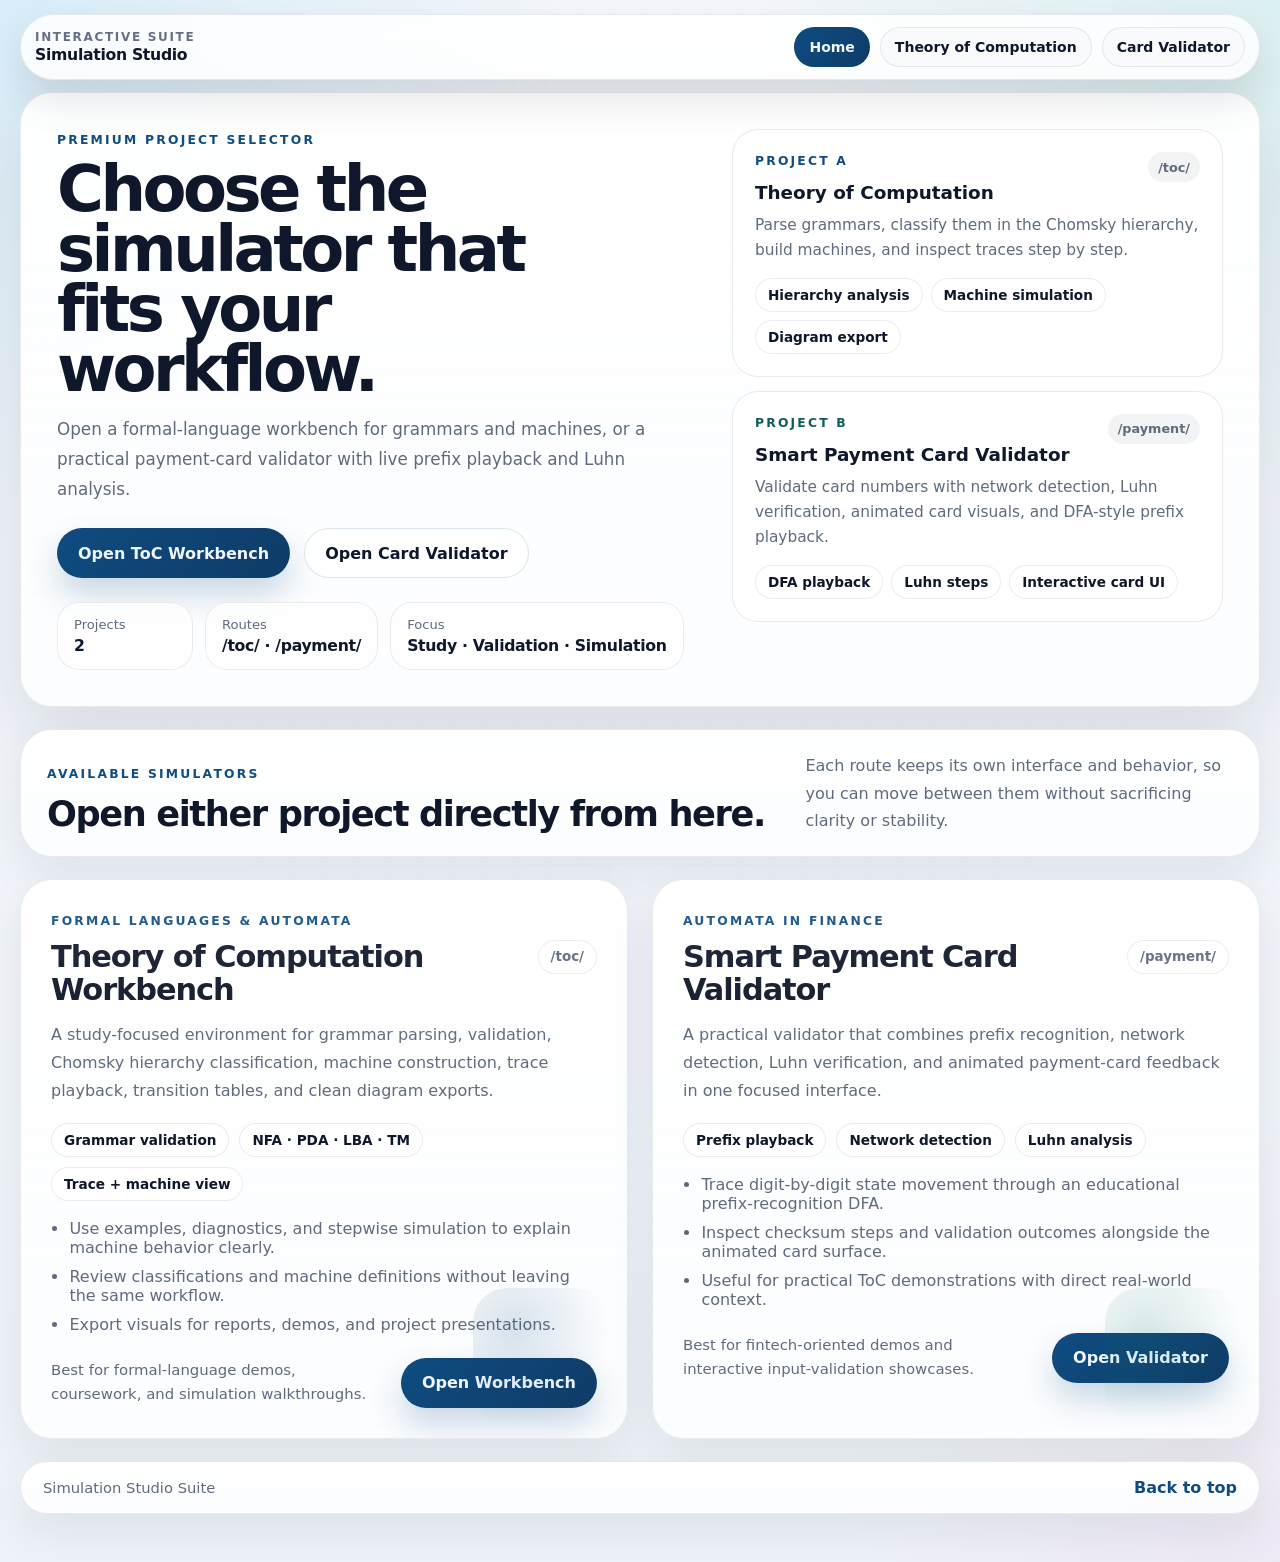
<file: index.html>
<!DOCTYPE html>
<html lang="en">
  <head>
    <meta charset="UTF-8" />
    <meta name="viewport" content="width=device-width, initial-scale=1.0" />
    <title>Simulation Studio Suite</title>
    <meta
      name="description"
      content="Choose between the Theory of Computation workbench and the Smart Payment Card Validator from one polished project selector."
    />
    <link rel="stylesheet" href="shared-shell.css" />
    <link rel="stylesheet" href="landing.css" />
  </head>
  <body id="top">
    <a class="suite-skip-link" href="#main-content">Skip to content</a>
    <nav class="suite-nav" aria-label="Site navigation">
      <div class="suite-nav__brand">
        <span class="suite-nav__meta">Interactive suite</span>
        <a class="suite-nav__brand-link" href="./" data-suite-link data-suite-target="home">Simulation Studio</a>
      </div>
      <div class="suite-nav__links">
        <a class="suite-nav__link" href="./" data-suite-link data-suite-target="home">Home</a>
        <a class="suite-nav__link" href="./toc/" data-suite-link data-suite-target="toc">Theory of Computation</a>
        <a class="suite-nav__link" href="./payment/" data-suite-link data-suite-target="payment">Card Validator</a>
      </div>
    </nav>

    <div class="landing-shell">
      <header class="landing-hero">
        <div class="hero-copy">
          <span class="eyebrow">Premium project selector</span>
          <h1>Choose the simulator that fits your workflow.</h1>
          <p>
            Open a formal-language workbench for grammars and machines, or a practical payment-card validator with live prefix playback and Luhn analysis.
          </p>
          <div class="hero-actions">
            <a class="primary-btn project-link" href="./toc/">Open ToC Workbench</a>
            <a class="secondary-btn project-link" href="./payment/">Open Card Validator</a>
          </div>
          <div class="hero-metrics" aria-label="Site overview">
            <div class="metric-chip">
              <span class="metric-label">Projects</span>
              <strong>2</strong>
            </div>
            <div class="metric-chip">
              <span class="metric-label">Routes</span>
              <strong>/toc/ · /payment/</strong>
            </div>
            <div class="metric-chip">
              <span class="metric-label">Focus</span>
              <strong>Study · Validation · Simulation</strong>
            </div>
          </div>
        </div>

        <aside class="hero-panel" aria-label="Project overview">
          <section class="mini-overview mini-overview--toc">
            <div class="mini-overview__row">
              <span class="mini-kicker">Project A</span>
              <span class="mini-route">/toc/</span>
            </div>
            <h2>Theory of Computation</h2>
            <p>Parse grammars, classify them in the Chomsky hierarchy, build machines, and inspect traces step by step.</p>
            <div class="mini-tags" aria-label="Theory of Computation highlights">
              <span>Hierarchy analysis</span>
              <span>Machine simulation</span>
              <span>Diagram export</span>
            </div>
          </section>
          <section class="mini-overview mini-overview--payment">
            <div class="mini-overview__row">
              <span class="mini-kicker">Project B</span>
              <span class="mini-route">/payment/</span>
            </div>
            <h2>Smart Payment Card Validator</h2>
            <p>Validate card numbers with network detection, Luhn verification, animated card visuals, and DFA-style prefix playback.</p>
            <div class="mini-tags" aria-label="Card validator highlights">
              <span>DFA playback</span>
              <span>Luhn steps</span>
              <span>Interactive card UI</span>
            </div>
          </section>
        </aside>
      </header>

      <main id="main-content" class="landing-main" aria-label="Project selection">
        <section class="section-header" aria-label="Selector heading">
          <div>
            <span class="section-kicker">Available simulators</span>
            <h2>Open either project directly from here.</h2>
          </div>
          <p>Each route keeps its own interface and behavior, so you can move between them without sacrificing clarity or stability.</p>
        </section>

        <section class="card-grid" aria-label="Project cards">
          <article class="project-card toc-card">
            <div class="card-topline">Formal languages & automata</div>
            <div class="card-header-row">
              <h2>Theory of Computation Workbench</h2>
              <span class="route-pill">/toc/</span>
            </div>
            <p>
              A study-focused environment for grammar parsing, validation, Chomsky hierarchy classification, machine construction, trace playback, transition tables, and clean diagram exports.
            </p>
            <div class="chip-row" aria-label="ToC features">
              <span class="feature-chip">Grammar validation</span>
              <span class="feature-chip">NFA · PDA · LBA · TM</span>
              <span class="feature-chip">Trace + machine view</span>
            </div>
            <ul>
              <li>Use examples, diagnostics, and stepwise simulation to explain machine behavior clearly.</li>
              <li>Review classifications and machine definitions without leaving the same workflow.</li>
              <li>Export visuals for reports, demos, and project presentations.</li>
            </ul>
            <div class="card-footer-row">
              <div class="card-footnote">Best for formal-language demos, coursework, and simulation walkthroughs.</div>
              <a class="primary-btn project-link" href="./toc/">Open Workbench</a>
            </div>
          </article>

          <article class="project-card payment-card">
            <div class="card-topline">Automata in finance</div>
            <div class="card-header-row">
              <h2>Smart Payment Card Validator</h2>
              <span class="route-pill">/payment/</span>
            </div>
            <p>
              A practical validator that combines prefix recognition, network detection, Luhn verification, and animated payment-card feedback in one focused interface.
            </p>
            <div class="chip-row" aria-label="Card validator features">
              <span class="feature-chip">Prefix playback</span>
              <span class="feature-chip">Network detection</span>
              <span class="feature-chip">Luhn analysis</span>
            </div>
            <ul>
              <li>Trace digit-by-digit state movement through an educational prefix-recognition DFA.</li>
              <li>Inspect checksum steps and validation outcomes alongside the animated card surface.</li>
              <li>Useful for practical ToC demonstrations with direct real-world context.</li>
            </ul>
            <div class="card-footer-row">
              <div class="card-footnote">Best for fintech-oriented demos and interactive input-validation showcases.</div>
              <a class="primary-btn project-link" href="./payment/">Open Validator</a>
            </div>
          </article>
        </section>
      </main>

      <footer class="landing-footer">
        <p>Simulation Studio Suite</p>
        <a href="#top" class="landing-footer__link">Back to top</a>
      </footer>
    </div>

    <div class="page-transition" aria-hidden="true"></div>
    <script src="shared-shell.js"></script>
    <script src="landing.js"></script>
  </body>
</html>
</file>
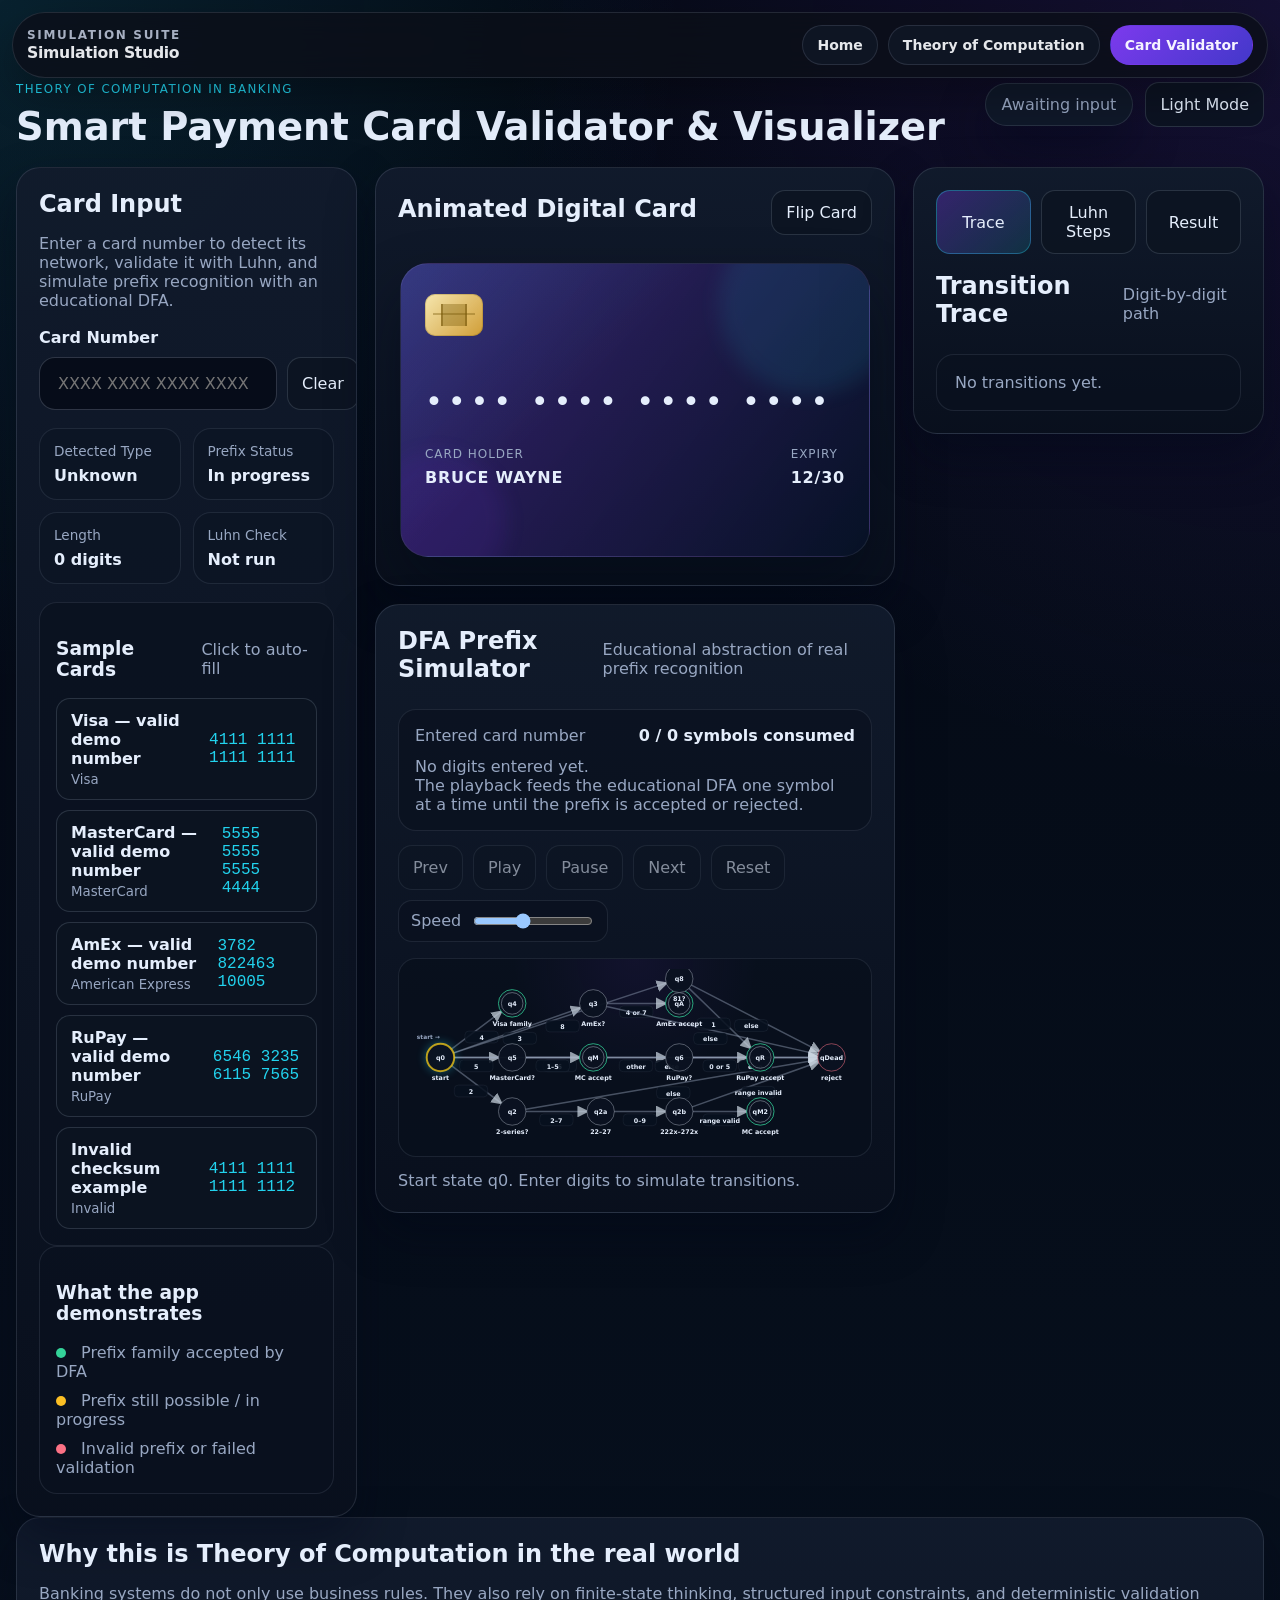
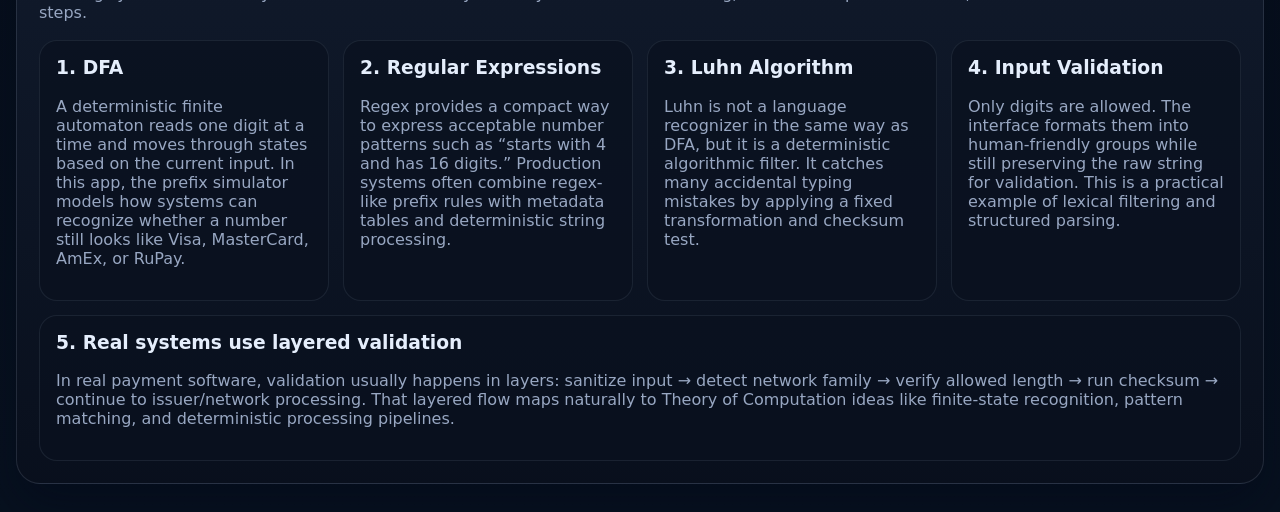
<file: payment/index.html>
<!DOCTYPE html>
<html lang="en" data-theme="dark">
<head>
  <meta charset="UTF-8" />
  <meta name="viewport" content="width=device-width, initial-scale=1.0" />
  <title>Smart Payment Card Validator & Visualizer</title>
  <link rel="stylesheet" href="../shared-shell.css" />
  <link rel="stylesheet" href="styles.css" />
</head>
<body class="suite-project-page suite-project-dark">
  <a class="suite-skip-link" href="#cardNumberInput">Skip to validator</a>
  <nav class="suite-nav" aria-label="Project navigation">
    <div class="suite-nav__brand">
      <span class="suite-nav__meta">Simulation Suite</span>
      <a class="suite-nav__brand-link" href="../" data-suite-link data-suite-target="home">Simulation Studio</a>
    </div>
    <div class="suite-nav__links">
      <a class="suite-nav__link" href="../" data-suite-link data-suite-target="home">Home</a>
      <a class="suite-nav__link" href="../toc/" data-suite-link data-suite-target="toc">Theory of Computation</a>
      <a class="suite-nav__link" href="./" data-suite-link data-suite-target="payment">Card Validator</a>
    </div>
  </nav>

  <div class="app-shell">
    <header class="topbar">
      <div>
        <p class="eyebrow">Theory of Computation in Banking</p>
        <h1>Smart Payment Card Validator & Visualizer</h1>
      </div>
      <div class="topbar-actions">
        <div class="status-pill" id="overallStatus">Awaiting input</div>
        <button id="themeToggle" class="ghost-btn" type="button" aria-label="Toggle dark or light theme">Light Mode</button>
      </div>
    </header>

    <main class="layout">
      <section class="panel input-panel">
        <div class="panel-header">
          <h2>Card Input</h2>
          <p>Enter a card number to detect its network, validate it with Luhn, and simulate prefix recognition with an educational DFA.</p>
        </div>

        <label for="cardNumberInput" class="input-label">Card Number</label>
        <div class="input-wrap">
          <input id="cardNumberInput" type="text" inputmode="numeric" autocomplete="cc-number" maxlength="23" placeholder="XXXX XXXX XXXX XXXX" />
          <button id="clearButton" class="ghost-btn" type="button">Clear</button>
        </div>

        <div class="summary-grid">
          <div class="mini-card">
            <span class="mini-label">Detected Type</span>
            <strong id="cardTypeOutput">Unknown</strong>
          </div>
          <div class="mini-card">
            <span class="mini-label">Prefix Status</span>
            <strong id="prefixOutput">Waiting</strong>
          </div>
          <div class="mini-card">
            <span class="mini-label">Length</span>
            <strong id="lengthOutput">0 digits</strong>
          </div>
          <div class="mini-card">
            <span class="mini-label">Luhn Check</span>
            <strong id="luhnOutput">Not run</strong>
          </div>
        </div>

        <div class="sample-section">
          <div class="section-title-row">
            <h3>Sample Cards</h3>
            <span>Click to auto-fill</span>
          </div>
          <div class="sample-list" id="sampleList"></div>
        </div>

        <div class="legend-box">
          <h3>What the app demonstrates</h3>
          <ul>
            <li><span class="dot dot-accept"></span> Prefix family accepted by DFA</li>
            <li><span class="dot dot-progress"></span> Prefix still possible / in progress</li>
            <li><span class="dot dot-reject"></span> Invalid prefix or failed validation</li>
          </ul>
        </div>
      </section>

      <section class="center-column">
        <section class="panel card-panel">
          <div class="panel-header compact-header">
            <h2>Animated Digital Card</h2>
            <button id="flipButton" class="ghost-btn" type="button">Flip Card</button>
          </div>

          <div class="card-stage" id="cardStage">
            <div class="payment-card" id="paymentCard">
              <div class="payment-card-face payment-card-front">
                <div class="card-top-row">
                  <div class="chip"></div>
                  <div class="network-badge" id="cardBadge">CARD</div>
                </div>
                <div class="card-number" id="cardNumberVisual">•••• •••• •••• ••••</div>
                <div class="card-bottom-row">
                  <div>
                    <span class="card-caption">Card Holder</span>
                    <div class="card-holder" id="holderNameVisual">BRUCE WAYNE</div>
                  </div>
                  <div>
                    <span class="card-caption">Expiry</span>
                    <div class="card-expiry">12/30</div>
                  </div>
                </div>
              </div>
              <div class="payment-card-face payment-card-back">
                <div class="magnetic-strip"></div>
                <div class="signature-row">
                  <div class="signature-box" id="signatureNameVisual">BRUCE WAYNE</div>
                  <div class="cvv-box">123</div>
                </div>
                <p class="card-back-note">Demo visualization only. No real payment data is stored.</p>
              </div>
            </div>
          </div>
        </section>

        <section class="panel dfa-panel">
          <div class="panel-header compact-header">
            <h2>DFA Prefix Simulator</h2>
            <span class="subtle-note">Educational abstraction of real prefix recognition</span>
          </div>

          <div class="dfa-playback-panel">
            <div class="dfa-entered-number-box">
              <div class="dfa-inline-row">
                <span class="dfa-inline-label">Entered card number</span>
                <span class="dfa-inline-status" id="dfaPlaybackStatus">0 / 0 symbols consumed</span>
              </div>
              <div class="dfa-input-track" id="dfaInputTrack">No digits entered yet.</div>
              <div class="dfa-track-note">The playback feeds the educational DFA one symbol at a time until the prefix is accepted or rejected.</div>
            </div>

            <div class="dfa-controls" role="group" aria-label="DFA playback controls">
              <button id="dfaPrevButton" class="ghost-btn" type="button">Prev</button>
              <button id="dfaPlayButton" class="ghost-btn" type="button">Play</button>
              <button id="dfaPauseButton" class="ghost-btn" type="button">Pause</button>
              <button id="dfaNextButton" class="ghost-btn" type="button">Next</button>
              <button id="dfaResetButton" class="ghost-btn" type="button">Reset</button>
              <label class="speed-control" for="dfaSpeedInput">
                <span>Speed</span>
                <input id="dfaSpeedInput" type="range" min="300" max="1800" step="100" value="900" />
              </label>
            </div>
          </div>

          <div class="dfa-viewport">
            <svg id="dfaSvg" viewBox="0 0 920 360" role="img" aria-label="DFA graph for payment card prefix detection"></svg>
          </div>
          <div class="dfa-note" id="dfaNote">Start state q0. Enter digits to simulate transitions.</div>
        </section>
      </section>

      <section class="panel side-panel">
        <div class="tab-row">
          <button class="tab-btn active" data-tab="trace" type="button">Trace</button>
          <button class="tab-btn" data-tab="luhn" type="button">Luhn Steps</button>
          <button class="tab-btn" data-tab="result" type="button">Result</button>
        </div>

        <div class="tab-content active" id="traceTab">
          <div class="panel-header compact-header">
            <h2>Transition Trace</h2>
            <span class="subtle-note">Digit-by-digit path</span>
          </div>
          <div id="traceList" class="trace-list empty-state-box">No transitions yet.</div>
        </div>

        <div class="tab-content" id="luhnTab">
          <div class="panel-header compact-header">
            <h2>Luhn Visualization</h2>
            <span class="subtle-note">Checksum steps</span>
          </div>
          <div id="luhnSteps" class="luhn-steps empty-state-box">Enter a full card number to see the step-by-step checksum.</div>
        </div>

        <div class="tab-content" id="resultTab">
          <div class="panel-header compact-header">
            <h2>Validation Result</h2>
            <span class="subtle-note">Network, prefix, length, checksum</span>
          </div>
          <div id="resultPanel" class="result-panel empty-state-box">Your final validation summary will appear here.</div>
        </div>
      </section>
    </main>

    <section class="panel learn-panel">
      <div class="panel-header">
        <h2>Why this is Theory of Computation in the real world</h2>
        <p>Banking systems do not only use business rules. They also rely on finite-state thinking, structured input constraints, and deterministic validation steps.</p>
      </div>

      <div class="learn-grid">
        <article class="learn-card">
          <h3>1. DFA</h3>
          <p>A deterministic finite automaton reads one digit at a time and moves through states based on the current input. In this app, the prefix simulator models how systems can recognize whether a number still looks like Visa, MasterCard, AmEx, or RuPay.</p>
        </article>
        <article class="learn-card">
          <h3>2. Regular Expressions</h3>
          <p>Regex provides a compact way to express acceptable number patterns such as “starts with 4 and has 16 digits.” Production systems often combine regex-like prefix rules with metadata tables and deterministic string processing.</p>
        </article>
        <article class="learn-card">
          <h3>3. Luhn Algorithm</h3>
          <p>Luhn is not a language recognizer in the same way as DFA, but it is a deterministic algorithmic filter. It catches many accidental typing mistakes by applying a fixed transformation and checksum test.</p>
        </article>
        <article class="learn-card">
          <h3>4. Input Validation</h3>
          <p>Only digits are allowed. The interface formats them into human-friendly groups while still preserving the raw string for validation. This is a practical example of lexical filtering and structured parsing.</p>
        </article>
        <article class="learn-card wide-card">
          <h3>5. Real systems use layered validation</h3>
          <p>In real payment software, validation usually happens in layers: sanitize input → detect network family → verify allowed length → run checksum → continue to issuer/network processing. That layered flow maps naturally to Theory of Computation ideas like finite-state recognition, pattern matching, and deterministic processing pipelines.</p>
        </article>
      </div>
    </section>
  </div>

  <script src="../shared-shell.js"></script>
  <script type="module" src="js/app.js"></script>
</body>
</html>
</file>
<file: shared-shell.css>
:root {
  --suite-nav-bg: rgba(255, 255, 255, 0.84);
  --suite-nav-border: rgba(15, 23, 42, 0.09);
  --suite-nav-text: #0f172a;
  --suite-nav-muted: #667085;
  --suite-nav-shadow: 0 18px 42px rgba(15, 23, 42, 0.12);
  --suite-nav-ring: rgba(15, 76, 129, 0.18);
  --suite-nav-pill: rgba(248, 250, 252, 0.88);
  --suite-nav-pill-active: linear-gradient(135deg, #0f4c81, #0f3b66);
  --suite-nav-pill-active-text: #eff6ff;
  --suite-nav-pill-border: rgba(15, 23, 42, 0.08);
  --suite-top-button-bg: rgba(255, 255, 255, 0.92);
  --suite-top-button-border: rgba(15, 23, 42, 0.1);
  --suite-top-button-text: #0f172a;
}

html[data-theme="dark"], body.suite-project-dark {
  --suite-nav-bg: rgba(11, 15, 25, 0.82);
  --suite-nav-border: rgba(148, 163, 184, 0.18);
  --suite-nav-text: #e5e7eb;
  --suite-nav-muted: #a7b0c2;
  --suite-nav-shadow: 0 18px 42px rgba(0, 0, 0, 0.28);
  --suite-nav-ring: rgba(124, 58, 237, 0.18);
  --suite-nav-pill: rgba(17, 24, 39, 0.82);
  --suite-nav-pill-active: linear-gradient(135deg, #7c3aed, #4338ca);
  --suite-nav-pill-active-text: #f5f3ff;
  --suite-nav-pill-border: rgba(148, 163, 184, 0.18);
  --suite-top-button-bg: rgba(11, 15, 25, 0.9);
  --suite-top-button-border: rgba(148, 163, 184, 0.18);
  --suite-top-button-text: #e5e7eb;
}

.suite-skip-link {
  position: fixed;
  top: 10px;
  left: 12px;
  transform: translateY(-140%);
  z-index: 2147483647;
  padding: 10px 14px;
  border-radius: 999px;
  background: var(--suite-nav-pill-active);
  color: var(--suite-nav-pill-active-text);
  text-decoration: none;
  font: 700 14px/1 Inter, system-ui, sans-serif;
  transition: transform 160ms ease;
}

.suite-skip-link:focus {
  transform: translateY(0);
}

.suite-nav {
  position: sticky;
  top: 14px;
  z-index: 2147483000;
  width: min(1240px, calc(100vw - 28px));
  margin: 0 auto 18px;
  display: flex;
  align-items: center;
  justify-content: space-between;
  gap: 16px;
  padding: 12px 14px;
  border: 1px solid var(--suite-nav-border);
  border-radius: 999px;
  color: var(--suite-nav-text);
  background: var(--suite-nav-bg);
  box-shadow: var(--suite-nav-shadow);
  backdrop-filter: blur(16px);
}

.suite-nav__brand {
  display: flex;
  flex-direction: column;
  gap: 3px;
  min-width: 0;
}

.suite-nav__brand-link {
  color: inherit;
  text-decoration: none;
  font: 800 0.98rem/1.1 Inter, system-ui, sans-serif;
  letter-spacing: -0.02em;
}

.suite-nav__meta {
  color: var(--suite-nav-muted);
  font: 600 0.75rem/1 Inter, system-ui, sans-serif;
  letter-spacing: 0.14em;
  text-transform: uppercase;
}

.suite-nav__links {
  display: flex;
  align-items: center;
  gap: 10px;
  flex-wrap: wrap;
  justify-content: flex-end;
}

.suite-nav__link {
  display: inline-flex;
  align-items: center;
  justify-content: center;
  min-height: 40px;
  padding: 0 14px;
  border-radius: 999px;
  border: 1px solid var(--suite-nav-pill-border);
  background: var(--suite-nav-pill);
  color: inherit;
  text-decoration: none;
  font: 700 14px/1 Inter, system-ui, sans-serif;
  transition: transform 160ms ease, box-shadow 160ms ease, background 160ms ease, border-color 160ms ease;
}

.suite-nav__link:hover {
  transform: translateY(-1px);
}

.suite-nav__link:focus-visible,
.suite-nav__brand-link:focus-visible {
  outline: none;
  box-shadow: 0 0 0 4px var(--suite-nav-ring);
  border-radius: 999px;
}

.suite-nav__link[aria-current="page"] {
  background: var(--suite-nav-pill-active);
  color: var(--suite-nav-pill-active-text);
  border-color: transparent;
}

.suite-back-to-top {
  position: fixed;
  right: 18px;
  bottom: 18px;
  z-index: 2147483600;
  width: 44px;
  height: 44px;
  border: 1px solid var(--suite-top-button-border);
  border-radius: 999px;
  background: var(--suite-top-button-bg);
  color: var(--suite-top-button-text);
  box-shadow: var(--suite-nav-shadow);
  backdrop-filter: blur(12px);
  display: inline-flex;
  align-items: center;
  justify-content: center;
  opacity: 0;
  pointer-events: none;
  transform: translateY(8px);
  transition: opacity 180ms ease, transform 180ms ease;
}

.suite-back-to-top.is-visible {
  opacity: 1;
  pointer-events: auto;
  transform: translateY(0);
}

.suite-back-to-top:focus-visible {
  outline: none;
  box-shadow: 0 0 0 4px var(--suite-nav-ring);
}

body.suite-project-page {
  padding-top: 4px;
}

body.suite-project-page .suite-nav {
  width: min(1360px, calc(100vw - 24px));
  margin-bottom: 12px;
}

@media (max-width: 780px) {
  .suite-nav {
    width: min(100vw - 18px, 1240px);
    border-radius: 24px;
    align-items: flex-start;
    flex-direction: column;
  }

  .suite-nav__links {
    width: 100%;
    justify-content: stretch;
  }

  .suite-nav__link {
    flex: 1 1 0;
    min-width: calc(50% - 8px);
  }

  .suite-back-to-top {
    right: 12px;
    bottom: 12px;
  }
}
</file>
<file: landing.css>
:root {
  color-scheme: light;
  --bg:
    radial-gradient(circle at 0% 0%, rgba(14, 165, 233, 0.12), transparent 28%),
    radial-gradient(circle at 100% 0%, rgba(20, 184, 166, 0.11), transparent 26%),
    radial-gradient(circle at 100% 100%, rgba(244, 114, 182, 0.08), transparent 22%),
    linear-gradient(180deg, #f4f7fb 0%, #eef3f9 100%);
  --panel: rgba(255, 255, 255, 0.82);
  --panel-strong: rgba(255, 255, 255, 0.94);
  --border: rgba(15, 23, 42, 0.09);
  --text: #0f172a;
  --muted: #5f6b7d;
  --accent: #0f4c81;
  --accent-strong: #0f3b66;
  --secondary: #0f766e;
  --secondary-strong: #115e59;
  --rose: #be185d;
  --shadow: 0 28px 80px rgba(15, 23, 42, 0.12);
  --shadow-soft: 0 18px 45px rgba(15, 23, 42, 0.08);
  --ring: rgba(15, 76, 129, 0.18);
}

* { box-sizing: border-box; }
html, body { min-height: 100%; }
html { scroll-behavior: smooth; }
body {
  margin: 0;
  background: var(--bg);
  color: var(--text);
  font-family: Inter, ui-sans-serif, system-ui, -apple-system, BlinkMacSystemFont, "Segoe UI", sans-serif;
}

a { color: inherit; }

.landing-shell {
  width: min(1240px, calc(100vw - 32px));
  margin: 0 auto;
  padding: 8px 0 48px;
}

.landing-shell::before {
  content: "";
  position: fixed;
  inset: 0;
  pointer-events: none;
  background-image: linear-gradient(rgba(15, 23, 42, 0.03) 1px, transparent 1px), linear-gradient(90deg, rgba(15, 23, 42, 0.03) 1px, transparent 1px);
  background-size: 32px 32px;
  mask-image: radial-gradient(circle at center, black 40%, transparent 88%);
  opacity: 0.34;
}

.landing-hero,
.project-card,
.section-header,
.landing-footer {
  position: relative;
  border: 1px solid var(--border);
  background: linear-gradient(180deg, rgba(255,255,255,0.82), rgba(250,252,255,0.72)), var(--panel);
  border-radius: 32px;
  box-shadow: var(--shadow-soft);
  backdrop-filter: blur(16px);
}

.landing-hero {
  display: grid;
  grid-template-columns: minmax(0, 1.14fr) minmax(320px, 0.86fr);
  gap: 24px;
  padding: 36px;
  margin-bottom: 22px;
  box-shadow: var(--shadow);
}

.eyebrow,
.card-topline,
.mini-kicker,
.section-kicker {
  display: inline-flex;
  align-items: center;
  gap: 8px;
  font-size: 0.77rem;
  font-weight: 800;
  letter-spacing: 0.18em;
  text-transform: uppercase;
  color: var(--accent);
  margin-bottom: 12px;
}

.hero-copy h1 {
  margin: 0 0 14px;
  font-size: clamp(2.55rem, 5vw, 4.6rem);
  line-height: 0.94;
  letter-spacing: -0.055em;
  max-width: 12ch;
}

.hero-copy p,
.project-card p,
.project-card li,
.mini-overview p,
.section-header p,
.card-footnote {
  color: var(--muted);
}

.hero-copy p {
  margin: 0;
  max-width: 640px;
  font-size: 1.05rem;
  line-height: 1.8;
}

.hero-actions,
.card-actions,
.card-footer-row {
  display: flex;
  flex-wrap: wrap;
  gap: 14px;
  margin-top: 24px;
}

.hero-metrics {
  display: flex;
  flex-wrap: wrap;
  gap: 12px;
  margin-top: 24px;
}

.metric-chip {
  display: grid;
  gap: 4px;
  min-width: 136px;
  padding: 14px 16px;
  border-radius: 22px;
  border: 1px solid rgba(15, 23, 42, 0.08);
  background: rgba(255, 255, 255, 0.78);
  box-shadow: inset 0 1px 0 rgba(255,255,255,0.65);
}

.metric-chip strong {
  font-size: 0.98rem;
  letter-spacing: -0.02em;
}

.metric-label,
.metric-chip span {
  color: var(--muted);
  font-size: 0.82rem;
}

.primary-btn,
.secondary-btn {
  display: inline-flex;
  align-items: center;
  justify-content: center;
  min-height: 50px;
  padding: 0 20px;
  border-radius: 999px;
  border: 1px solid transparent;
  text-decoration: none;
  font-weight: 700;
  transition: transform 180ms ease, border-color 180ms ease, background 180ms ease, box-shadow 180ms ease;
}

.primary-btn {
  background: linear-gradient(135deg, var(--accent), var(--accent-strong));
  color: #eff6ff;
  box-shadow: 0 16px 32px rgba(15, 76, 129, 0.22);
}

.secondary-btn {
  background: rgba(255,255,255,0.72);
  border-color: rgba(15, 76, 129, 0.14);
  color: var(--text);
}

.primary-btn:hover,
.secondary-btn:hover,
.project-card:hover {
  transform: translateY(-1px);
}

.primary-btn:focus-visible,
.secondary-btn:focus-visible {
  outline: none;
  box-shadow: 0 0 0 4px var(--ring);
}

.hero-panel {
  display: grid;
  gap: 14px;
  align-content: start;
}

.mini-overview {
  border: 1px solid var(--border);
  border-radius: 26px;
  background: var(--panel-strong);
  padding: 22px;
}

.mini-overview__row {
  display: flex;
  align-items: center;
  justify-content: space-between;
  gap: 12px;
}

.mini-route {
  display: inline-flex;
  align-items: center;
  min-height: 30px;
  padding: 0 10px;
  border-radius: 999px;
  background: rgba(15, 23, 42, 0.05);
  color: var(--muted);
  font-size: 0.8rem;
  font-weight: 700;
}

.mini-overview h2 {
  margin: 0 0 10px;
  font-size: 1.15rem;
}

.mini-overview p {
  margin: 0;
  line-height: 1.65;
  font-size: 0.96rem;
}

.mini-tags {
  display: flex;
  flex-wrap: wrap;
  gap: 8px;
  margin-top: 14px;
}

.mini-tags span,
.feature-chip {
  display: inline-flex;
  align-items: center;
  min-height: 34px;
  padding: 0 12px;
  border-radius: 999px;
  background: rgba(255,255,255,0.82);
  border: 1px solid rgba(15, 23, 42, 0.08);
  color: var(--text);
  font-size: 0.85rem;
  font-weight: 700;
}

.mini-overview--payment .mini-kicker {
  color: var(--secondary-strong);
}

.landing-main {
  display: grid;
  gap: 22px;
}

.section-header {
  display: flex;
  align-items: end;
  justify-content: space-between;
  gap: 18px;
  padding: 22px 26px;
}

.section-header h2 {
  margin: 0;
  font-size: clamp(1.6rem, 3vw, 2.2rem);
  letter-spacing: -0.04em;
}

.section-header p {
  margin: 0;
  max-width: 42ch;
  line-height: 1.7;
}

.card-grid {
  display: grid;
  grid-template-columns: repeat(2, minmax(0, 1fr));
  gap: 24px;
}

.project-card {
  padding: 30px;
  position: relative;
  overflow: hidden;
  min-height: 100%;
  transition: transform 180ms ease, box-shadow 180ms ease, border-color 180ms ease;
}

.project-card::before {
  content: "";
  position: absolute;
  inset: 0;
  background: linear-gradient(180deg, rgba(255,255,255,0.1), transparent 36%);
  pointer-events: none;
}

.project-card h2 {
  margin: 0;
  font-size: 1.9rem;
  line-height: 1.1;
  letter-spacing: -0.035em;
}

.card-header-row {
  display: flex;
  align-items: flex-start;
  justify-content: space-between;
  gap: 14px;
  margin-bottom: 14px;
}

.route-pill {
  display: inline-flex;
  align-items: center;
  justify-content: center;
  min-height: 34px;
  padding: 0 12px;
  border-radius: 999px;
  background: rgba(255,255,255,0.86);
  border: 1px solid rgba(15, 23, 42, 0.08);
  color: var(--muted);
  font-size: 0.84rem;
  font-weight: 700;
}

.project-card p {
  margin: 0 0 18px;
  line-height: 1.75;
}

.project-card ul {
  margin: 0;
  padding-left: 1.15rem;
  display: grid;
  gap: 10px;
}

.chip-row {
  display: flex;
  flex-wrap: wrap;
  gap: 10px;
  margin-bottom: 18px;
}

.card-footer-row {
  align-items: center;
  justify-content: space-between;
}

.card-footnote {
  flex: 1 1 260px;
  max-width: 34ch;
  font-size: 0.93rem;
  line-height: 1.6;
}

.toc-card::after,
.payment-card::after {
  content: "";
  position: absolute;
  inset: auto 18px 14px auto;
  width: 136px;
  height: 136px;
  border-radius: 34px;
  opacity: 0.18;
  pointer-events: none;
}

.toc-card::after {
  background: radial-gradient(circle at 30% 30%, rgba(15,76,129,0.85), transparent 72%);
}

.payment-card::after {
  background: radial-gradient(circle at 30% 30%, rgba(15,118,110,0.82), transparent 72%);
}

.landing-footer {
  display: flex;
  align-items: center;
  justify-content: space-between;
  gap: 16px;
  padding: 16px 22px;
  margin-top: 22px;
}

.landing-footer p {
  margin: 0;
  font-size: 0.92rem;
  color: var(--muted);
}

.landing-footer__link {
  text-decoration: none;
  font-weight: 700;
  color: var(--accent);
}

.landing-footer__link:focus-visible {
  outline: none;
  box-shadow: 0 0 0 4px var(--ring);
  border-radius: 999px;
}

.page-transition {
  position: fixed;
  inset: 0;
  background: linear-gradient(180deg, rgba(238,243,249,0), rgba(238,243,249,0.94));
  pointer-events: none;
  opacity: 0;
  transition: opacity 220ms ease;
}

body.is-transitioning .page-transition {
  opacity: 1;
}

@media (max-width: 980px) {
  .landing-hero,
  .card-grid,
  .section-header {
    grid-template-columns: 1fr;
    display: grid;
  }

  .section-header {
    align-items: start;
  }
}

@media (max-width: 780px) {
  .landing-shell {
    width: min(100vw - 18px, 1240px);
    padding-bottom: 28px;
  }

  .landing-hero,
  .project-card,
  .section-header,
  .landing-footer {
    padding: 22px;
    border-radius: 24px;
  }

  .card-header-row,
  .card-footer-row,
  .mini-overview__row,
  .landing-footer {
    flex-direction: column;
    align-items: flex-start;
  }

  .hero-copy h1 {
    line-height: 1.02;
  }
}
</file>
<file: payment/styles.css>
:root {
  color-scheme: dark;
  --bg: #07111f;
  --bg-gradient-top-left: rgba(34, 211, 238, 0.12);
  --bg-gradient-top-right: rgba(124, 58, 237, 0.14);
  --bg-solid-top: #040914;
  --bg-solid-bottom: #07111f;
  --surface: rgba(16, 26, 42, 0.92);
  --surface-2: rgba(20, 33, 53, 0.96);
  --panel-start: rgba(17, 27, 44, 0.96);
  --panel-end: rgba(9, 16, 29, 0.96);
  --border: rgba(148, 163, 184, 0.18);
  --text: #e5eefc;
  --muted: #98a7c2;
  --primary: #7c3aed;
  --primary-soft: rgba(124, 58, 237, 0.2);
  --cyan: #22d3ee;
  --green: #34d399;
  --amber: #fbbf24;
  --red: #fb7185;
  --shadow: 0 22px 48px rgba(2, 8, 23, 0.42);
  --radius-xl: 24px;
  --radius-lg: 18px;
  --radius-md: 14px;
  --radius-sm: 10px;
  --input-bg: rgba(6, 12, 24, 0.9);
  --button-bg: rgba(12, 20, 34, 0.85);
  --button-hover-bg: rgba(16, 27, 46, 0.96);
  --subtle-bg: rgba(10, 17, 31, 0.72);
  --subtle-bg-2: rgba(12, 21, 36, 0.78);
  --dfa-bg: rgba(8, 15, 28, 0.8);
  --edge-label-bg: rgba(7, 17, 31, 0.86);
  --edge-label-border: rgba(148, 163, 184, 0.18);
  --node-fill: rgba(10, 18, 32, 0.96);
  --node-stroke: rgba(203, 213, 225, 0.38);
  --node-inner: rgba(203, 213, 225, 0.42);
  --edge-stroke: rgba(148, 163, 184, 0.45);
  --arrow-fill: rgba(203, 213, 225, 0.72);
  --symbol-idle: rgba(17, 28, 47, 0.9);
  --symbol-current: rgba(12, 44, 56, 0.92);
  --symbol-consumed: rgba(16, 52, 65, 0.92);
  --symbol-not-used: rgba(13, 19, 31, 0.72);
  --symbol-border: rgba(148, 163, 184, 0.16);
  --symbol-border-strong: rgba(34, 211, 238, 0.42);
}

html[data-theme="light"] {
  color-scheme: light;
  --bg: #edf3fb;
  --bg-gradient-top-left: rgba(56, 189, 248, 0.16);
  --bg-gradient-top-right: rgba(124, 58, 237, 0.10);
  --bg-solid-top: #f8fbff;
  --bg-solid-bottom: #e8f0fb;
  --surface: rgba(255, 255, 255, 0.94);
  --surface-2: rgba(247, 250, 255, 0.98);
  --panel-start: rgba(255, 255, 255, 0.97);
  --panel-end: rgba(242, 247, 255, 0.97);
  --border: rgba(71, 85, 105, 0.18);
  --text: #10233b;
  --muted: #52657f;
  --primary: #6d28d9;
  --primary-soft: rgba(109, 40, 217, 0.12);
  --cyan: #0891b2;
  --green: #059669;
  --amber: #d97706;
  --red: #dc2626;
  --shadow: 0 18px 42px rgba(15, 23, 42, 0.12);
  --input-bg: rgba(255, 255, 255, 0.96);
  --button-bg: rgba(255, 255, 255, 0.95);
  --button-hover-bg: rgba(245, 249, 255, 0.98);
  --subtle-bg: rgba(244, 248, 255, 0.96);
  --subtle-bg-2: rgba(246, 250, 255, 0.98);
  --dfa-bg: rgba(247, 250, 255, 0.98);
  --edge-label-bg: rgba(232, 239, 250, 0.96);
  --edge-label-border: rgba(71, 85, 105, 0.14);
  --node-fill: rgba(255, 255, 255, 0.98);
  --node-stroke: rgba(71, 85, 105, 0.42);
  --node-inner: rgba(71, 85, 105, 0.34);
  --edge-stroke: rgba(100, 116, 139, 0.48);
  --arrow-fill: rgba(71, 85, 105, 0.72);
  --symbol-idle: rgba(241, 245, 249, 0.96);
  --symbol-current: rgba(217, 248, 255, 0.96);
  --symbol-consumed: rgba(223, 244, 251, 0.96);
  --symbol-not-used: rgba(230, 236, 244, 0.96);
  --symbol-border: rgba(71, 85, 105, 0.16);
  --symbol-border-strong: rgba(8, 145, 178, 0.42);
}

* {
  box-sizing: border-box;
}

html,
body {
  margin: 0;
  min-height: 100%;
  font-family: Inter, ui-sans-serif, system-ui, -apple-system, BlinkMacSystemFont, "Segoe UI", sans-serif;
  background:
    radial-gradient(circle at top left, var(--bg-gradient-top-left), transparent 28%),
    radial-gradient(circle at top right, var(--bg-gradient-top-right), transparent 32%),
    linear-gradient(180deg, var(--bg-solid-top) 0%, var(--bg-solid-bottom) 100%);
  color: var(--text);
}

button,
input {
  font: inherit;
}

button {
  cursor: pointer;
}

.app-shell {
  width: min(1500px, calc(100% - 32px));
  margin: 22px auto 28px;
}

.topbar {
  display: flex;
  justify-content: space-between;
  align-items: flex-start;
  gap: 20px;
  margin-bottom: 18px;
}

.topbar-actions {
  display: flex;
  gap: 12px;
  align-items: center;
  flex-wrap: wrap;
  justify-content: flex-end;
}

.eyebrow {
  margin: 0 0 8px;
  color: var(--cyan);
  letter-spacing: 0.12em;
  font-size: 0.74rem;
  text-transform: uppercase;
}

.topbar h1 {
  margin: 0;
  font-size: clamp(1.6rem, 3vw, 2.4rem);
}

.status-pill {
  padding: 11px 16px;
  border-radius: 999px;
  border: 1px solid var(--border);
  background: var(--surface);
  box-shadow: var(--shadow);
  color: var(--muted);
  white-space: nowrap;
}

.layout {
  display: grid;
  grid-template-columns: minmax(310px, 360px) minmax(520px, 1fr) minmax(320px, 390px);
  gap: 18px;
  align-items: start;
}

.panel {
  border-radius: var(--radius-xl);
  border: 1px solid var(--border);
  background: linear-gradient(180deg, var(--panel-start), var(--panel-end));
  box-shadow: var(--shadow);
  overflow: hidden;
}

.input-panel,
.side-panel,
.card-panel,
.dfa-panel,
.learn-panel {
  padding: 22px;
}

.center-column {
  display: grid;
  gap: 18px;
}

.panel-header {
  margin-bottom: 18px;
}

.panel-header h2,
.panel-header h3 {
  margin: 0 0 8px;
}

.panel-header p,
.subtle-note,
.section-title-row span,
.card-caption,
.mini-label,
.dfa-note,
.legend-box li,
.learn-card p,
.trace-meta,
.result-small,
.dfa-track-note,
.dfa-inline-label,
.speed-control span {
  color: var(--muted);
}

.compact-header {
  display: flex;
  justify-content: space-between;
  align-items: center;
  gap: 12px;
}

.input-label {
  display: block;
  margin-bottom: 10px;
  font-weight: 600;
}

.input-wrap {
  display: flex;
  gap: 10px;
  margin-bottom: 18px;
}

#cardNumberInput {
  flex: 1;
  border-radius: 16px;
  border: 1px solid rgba(148, 163, 184, 0.28);
  background: var(--input-bg);
  color: var(--text);
  padding: 16px 18px;
  outline: none;
  transition: border-color 180ms ease, transform 180ms ease, box-shadow 180ms ease;
}

#cardNumberInput:focus,
.ghost-btn:focus-visible,
.sample-btn:focus-visible,
.tab-btn:focus-visible,
#dfaSpeedInput:focus-visible {
  border-color: rgba(34, 211, 238, 0.55);
  box-shadow: 0 0 0 4px rgba(34, 211, 238, 0.12);
}

.ghost-btn,
.sample-btn,
.tab-btn {
  border: 1px solid rgba(148, 163, 184, 0.22);
  background: var(--button-bg);
  color: var(--text);
  border-radius: 14px;
  padding: 12px 14px;
  transition: transform 180ms ease, border-color 180ms ease, background 180ms ease;
}

.ghost-btn:hover,
.sample-btn:hover,
.tab-btn:hover,
.ghost-btn:focus-visible,
.sample-btn:focus-visible,
.tab-btn:focus-visible {
  transform: translateY(-1px);
  border-color: rgba(34, 211, 238, 0.35);
  background: var(--button-hover-bg);
}

.ghost-btn:disabled {
  opacity: 0.55;
  cursor: not-allowed;
  transform: none;
}

.summary-grid {
  display: grid;
  grid-template-columns: repeat(2, minmax(0, 1fr));
  gap: 12px;
  margin-bottom: 18px;
}

.mini-card {
  padding: 14px;
  border-radius: 18px;
  background: var(--subtle-bg-2);
  border: 1px solid rgba(148, 163, 184, 0.14);
}

.mini-label {
  display: block;
  font-size: 0.85rem;
  margin-bottom: 7px;
}

.section-title-row,
.dfa-inline-row {
  display: flex;
  justify-content: space-between;
  align-items: center;
  gap: 12px;
}

.sample-section,
.legend-box,
.dfa-entered-number-box {
  padding: 16px;
  border-radius: 18px;
  background: var(--subtle-bg);
  border: 1px solid rgba(148, 163, 184, 0.14);
}

.sample-list {
  display: grid;
  gap: 10px;
}

.sample-btn {
  display: flex;
  justify-content: space-between;
  align-items: center;
  gap: 16px;
  text-align: left;
}

.sample-btn small {
  color: var(--muted);
  display: block;
  margin-top: 4px;
}

.sample-number {
  color: var(--cyan);
  font-family: "SFMono-Regular", Consolas, Monaco, monospace;
}

.legend-box ul {
  list-style: none;
  padding: 0;
  margin: 10px 0 0;
  display: grid;
  gap: 10px;
}

.dot {
  display: inline-block;
  width: 10px;
  height: 10px;
  border-radius: 999px;
  margin-right: 10px;
}

.dot-accept { background: var(--green); }
.dot-progress { background: var(--amber); }
.dot-reject { background: var(--red); }

.card-stage {
  display: grid;
  place-items: center;
  perspective: 1400px;
  padding: 10px 0 6px;
}

.payment-card {
  position: relative;
  width: min(100%, 470px);
  aspect-ratio: 1.6 / 1;
  transform-style: preserve-3d;
  transition: transform 700ms cubic-bezier(0.2, 0.8, 0.2, 1);
}

.payment-card.flipped {
  transform: rotateY(180deg);
}

.payment-card-face {
  position: absolute;
  inset: 0;
  padding: 24px;
  border-radius: 28px;
  overflow: hidden;
  border: 1px solid rgba(255, 255, 255, 0.08);
  backface-visibility: hidden;
  background:
    linear-gradient(135deg, rgba(34, 211, 238, 0.12), transparent 40%),
    linear-gradient(125deg, rgba(124, 58, 237, 0.38), rgba(7, 18, 38, 0.96));
  box-shadow: 0 30px 60px rgba(2, 8, 23, 0.45);
}

.payment-card-face::before,
.payment-card-face::after {
  content: "";
  position: absolute;
  border-radius: 999px;
  filter: blur(10px);
  opacity: 0.55;
}

.payment-card-face::before {
  width: 180px;
  height: 180px;
  top: -50px;
  right: -30px;
  background: rgba(34, 211, 238, 0.18);
}

.payment-card-face::after {
  width: 140px;
  height: 140px;
  bottom: -36px;
  left: -34px;
  background: rgba(124, 58, 237, 0.18);
}

.payment-card-back {
  transform: rotateY(180deg);
  background:
    linear-gradient(135deg, rgba(251, 191, 36, 0.12), transparent 35%),
    linear-gradient(120deg, rgba(26, 39, 63, 0.96), rgba(8, 15, 29, 0.96));
}

.card-top-row,
.card-bottom-row,
.signature-row {
  position: relative;
  z-index: 1;
}

.card-top-row,
.card-bottom-row {
  display: flex;
  justify-content: space-between;
  align-items: center;
}

.chip {
  width: 58px;
  height: 42px;
  border-radius: 10px;
  background:
    linear-gradient(135deg, rgba(250, 234, 175, 0.98), rgba(217, 164, 52, 0.95));
  position: relative;
  box-shadow: inset 0 0 0 1px rgba(106, 77, 0, 0.22);
}

.chip::before,
.chip::after {
  content: "";
  position: absolute;
  background: rgba(117, 86, 8, 0.36);
}

.chip::before {
  inset: 10px 16px;
  border-left: 2px solid rgba(117, 86, 8, 0.5);
  border-right: 2px solid rgba(117, 86, 8, 0.5);
}

.chip::after {
  left: 8px;
  right: 8px;
  top: 19px;
  height: 2px;
}

.network-badge {
  min-width: 128px;
  width: 128px;
  height: 54px;
  display: inline-flex;
  align-items: center;
  justify-content: center;
  padding: 6px 8px;
  border-radius: 999px;
  background: rgba(255, 255, 255, 0.12);
  border: 1px solid rgba(255, 255, 255, 0.16);
  font-weight: 700;
  letter-spacing: 0.06em;
  transition: opacity 180ms ease, transform 180ms ease, background 180ms ease, border-color 180ms ease;
}

.network-badge .card-logo-svg {
  display: block;
  width: 132px;
  height: 40px;
}

.network-badge.is-hidden {
  opacity: 0;
  transform: scale(0.92);
  border-color: transparent;
  background: transparent;
}

.card-number {
  position: relative;
  z-index: 1;
  margin: 42px 0 28px;
  font-size: clamp(1.35rem, 2.5vw, 1.9rem);
  letter-spacing: 0.16em;
  font-variant-numeric: tabular-nums;
}

.card-caption {
  display: block;
  font-size: 0.75rem;
  letter-spacing: 0.08em;
  text-transform: uppercase;
  margin-bottom: 7px;
}

.card-holder,
.card-expiry {
  position: relative;
  z-index: 1;
  font-weight: 700;
  letter-spacing: 0.05em;
}

.magnetic-strip {
  position: absolute;
  left: 0;
  right: 0;
  top: 34px;
  height: 54px;
  background: rgba(0, 0, 0, 0.78);
}

.signature-row {
  display: flex;
  gap: 12px;
  margin-top: 118px;
}

.signature-box,
.cvv-box {
  border-radius: 14px;
  background: rgba(255, 255, 255, 0.86);
  color: #101826;
  padding: 14px 16px;
  font-weight: 700;
}

.signature-box {
  flex: 1;
}

.cvv-box {
  width: 76px;
  text-align: center;
}

.card-back-note {
  position: relative;
  z-index: 1;
  margin-top: 24px;
  color: #c3cfdf;
  font-size: 0.92rem;
}

.dfa-playback-panel {
  display: grid;
  gap: 14px;
  margin-bottom: 16px;
}

.dfa-input-track {
  display: flex;
  flex-wrap: wrap;
  gap: 8px;
  margin-top: 12px;
}

.dfa-input-track.is-empty {
  color: var(--muted);
}

.dfa-symbol {
  min-width: 38px;
  padding: 10px 11px;
  border-radius: 12px;
  text-align: center;
  font-family: "SFMono-Regular", Consolas, Monaco, monospace;
  background: var(--symbol-idle);
  border: 1px solid var(--symbol-border);
  color: var(--text);
  transition: background 180ms ease, border-color 180ms ease, transform 180ms ease;
}

.dfa-symbol.current {
  background: var(--symbol-current);
  border-color: var(--symbol-border-strong);
  transform: translateY(-1px);
}

.dfa-symbol.consumed {
  background: var(--symbol-consumed);
  border-color: rgba(52, 211, 153, 0.32);
}

.dfa-symbol.not-used {
  background: var(--symbol-not-used);
  color: var(--muted);
}

.dfa-inline-status {
  font-weight: 700;
}

.dfa-controls {
  display: flex;
  flex-wrap: wrap;
  gap: 10px;
  align-items: center;
}

.speed-control {
  display: inline-flex;
  align-items: center;
  gap: 10px;
  padding: 10px 12px;
  border-radius: 14px;
  border: 1px solid rgba(148, 163, 184, 0.14);
  background: var(--subtle-bg);
}

#dfaSpeedInput {
  width: 120px;
}

.dfa-viewport {
  padding: 10px;
  border-radius: 18px;
  background: radial-gradient(circle at top, rgba(124, 58, 237, 0.08), transparent 40%), var(--dfa-bg);
  border: 1px solid rgba(148, 163, 184, 0.14);
}

#dfaSvg {
  width: 100%;
  height: auto;
  display: block;
}

.node circle.outer {
  fill: var(--node-fill);
  stroke: var(--node-stroke);
  stroke-width: 2;
}

.node circle.inner {
  fill: none;
  stroke: var(--node-inner);
  stroke-width: 2;
}

.node text,
.edge-label {
  fill: var(--text);
  font-size: 13px;
  font-weight: 600;
}

.node-detail,
.start-label {
  fill: var(--muted);
  font-size: 12px;
  font-weight: 600;
}

.edge-label-bg {
  fill: var(--edge-label-bg);
  stroke: var(--edge-label-border);
}

.edge-path {
  fill: none;
  stroke: var(--edge-stroke);
  stroke-width: 3;
  stroke-linecap: round;
}

.arrow-head {
  fill: var(--arrow-fill);
}

.edge-path.arrowed {
  marker-end: url(#arrowHead);
}

.edge-path.visited {
  stroke: var(--cyan);
  stroke-width: 4;
}

.edge-path.dead-edge.visited {
  stroke: var(--red);
}

.node.active circle.outer {
  stroke: var(--cyan);
  stroke-width: 4;
  filter: drop-shadow(0 0 10px rgba(34, 211, 238, 0.4));
}

.node.accept circle.outer {
  stroke: rgba(52, 211, 153, 0.78);
}

.node.accept.active circle.outer {
  stroke: var(--green);
}

.node.dead circle.outer {
  stroke: rgba(251, 113, 133, 0.54);
}

.node.visited circle.outer {
  stroke: rgba(250, 204, 21, 0.75);
}

.dfa-note {
  margin-top: 14px;
}

.tab-row {
  display: grid;
  grid-template-columns: repeat(3, 1fr);
  gap: 10px;
  margin-bottom: 18px;
}

.tab-btn.active {
  background: linear-gradient(135deg, rgba(124, 58, 237, 0.34), rgba(34, 211, 238, 0.14));
  border-color: rgba(34, 211, 238, 0.34);
}

.tab-content {
  display: none;
}

.tab-content.active {
  display: block;
}

.empty-state-box {
  padding: 18px;
  border-radius: 18px;
  background: var(--subtle-bg);
  border: 1px solid rgba(148, 163, 184, 0.14);
  color: var(--muted);
}

.trace-list,
.luhn-steps,
.result-panel {
  display: grid;
  gap: 12px;
  max-height: 560px;
  overflow: auto;
}

.trace-item,
.luhn-step,
.result-card {
  padding: 14px;
  border-radius: 16px;
  background: var(--subtle-bg);
  border: 1px solid rgba(148, 163, 184, 0.14);
}

.trace-item strong,
.result-card strong {
  display: block;
  margin-bottom: 6px;
}

.trace-item.success {
  border-color: rgba(52, 211, 153, 0.28);
}

.trace-item.warning {
  border-color: rgba(251, 191, 36, 0.28);
}

.trace-item.error {
  border-color: rgba(251, 113, 133, 0.28);
}

.digit-row {
  display: flex;
  flex-wrap: wrap;
  gap: 8px;
  margin-top: 10px;
}

.digit-pill {
  min-width: 36px;
  padding: 9px 10px;
  border-radius: 12px;
  text-align: center;
  background: var(--symbol-idle);
  border: 1px solid var(--symbol-border);
}

.digit-pill.highlight {
  border-color: rgba(34, 211, 238, 0.42);
  background: rgba(14, 42, 55, 0.92);
}

html[data-theme="light"] .digit-pill.highlight {
  background: rgba(217, 248, 255, 0.96);
}

.digit-pill.transformed {
  border-color: rgba(251, 191, 36, 0.38);
  background: rgba(58, 42, 9, 0.86);
}

html[data-theme="light"] .digit-pill.transformed {
  background: rgba(255, 243, 214, 0.98);
}

.result-grid {
  display: grid;
  gap: 12px;
}

.result-card.valid {
  border-color: rgba(52, 211, 153, 0.28);
}

.result-card.invalid {
  border-color: rgba(251, 113, 133, 0.28);
}

.result-badge {
  display: inline-flex;
  align-items: center;
  gap: 8px;
  width: fit-content;
  padding: 10px 14px;
  border-radius: 999px;
  margin-top: 10px;
  font-weight: 700;
}

.result-badge.valid {
  background: rgba(16, 185, 129, 0.14);
  color: #7ef0c2;
}

html[data-theme="light"] .result-badge.valid {
  color: #047857;
}

.result-badge.invalid {
  background: rgba(251, 113, 133, 0.14);
  color: #ffb0bf;
}

html[data-theme="light"] .result-badge.invalid {
  color: #b91c1c;
}

.learn-grid {
  display: grid;
  grid-template-columns: repeat(4, minmax(0, 1fr));
  gap: 14px;
}

.learn-card {
  padding: 16px;
  border-radius: 18px;
  background: var(--subtle-bg);
  border: 1px solid rgba(148, 163, 184, 0.12);
}

.learn-card h3 {
  margin-top: 0;
}

.learn-card.wide-card {
  grid-column: span 4;
}

.badge-visa {
  background: linear-gradient(135deg, rgba(59, 130, 246, 0.20), rgba(255, 255, 255, 0.14));
}

.badge-mastercard {
  background: linear-gradient(135deg, rgba(239, 68, 68, 0.18), rgba(255, 255, 255, 0.14));
}

.badge-amex {
  background: linear-gradient(135deg, rgba(14, 165, 233, 0.22), rgba(255, 255, 255, 0.10));
}

.badge-rupay {
  background: linear-gradient(135deg, rgba(251, 146, 60, 0.2), rgba(255, 255, 255, 0.14));
}

.badge-hidden {
  background: transparent;
}

@media (max-width: 1220px) {
  .layout {
    grid-template-columns: 1fr;
  }

  .center-column {
    order: 2;
  }

  .side-panel {
    order: 3;
  }

  .learn-grid {
    grid-template-columns: repeat(2, minmax(0, 1fr));
  }

  .learn-card.wide-card {
    grid-column: span 2;
  }
}

@media (max-width: 720px) {
  .app-shell {
    width: min(100% - 20px, 100%);
    margin: 14px auto 22px;
  }

  .topbar,
  .compact-header,
  .section-title-row,
  .dfa-inline-row,
  .input-wrap,
  .card-bottom-row,
  .topbar-actions {
    flex-direction: column;
    align-items: stretch;
  }

  .summary-grid,
  .learn-grid {
    grid-template-columns: 1fr;
  }

  .tab-row {
    grid-template-columns: 1fr;
  }

  .learn-card.wide-card {
    grid-column: span 1;
  }

  .payment-card-face {
    padding: 18px;
  }

  .card-number {
    margin: 34px 0 20px;
    letter-spacing: 0.08em;
  }

  .signature-row {
    margin-top: 102px;
  }

  .dfa-controls {
    flex-direction: column;
    align-items: stretch;
  }

  .speed-control {
    justify-content: space-between;
  }
}

.home-link {
  text-decoration: none;
  display: inline-flex;
  align-items: center;
  justify-content: center;
  gap: 0.45rem;
}

.home-link::before {
  content: "←";
  font-size: 0.95rem;
}


/* Shared suite shell integration */
body.suite-project-page .app-shell {
  margin-top: 0;
}

body.suite-project-page .suite-nav {
  position: sticky;
  top: 12px;
}

body.suite-project-page .topbar {
  margin-top: 4px;
}

@media (max-width: 760px) {
  body.suite-project-page .suite-nav {
    top: 10px;
  }
}
</file>
